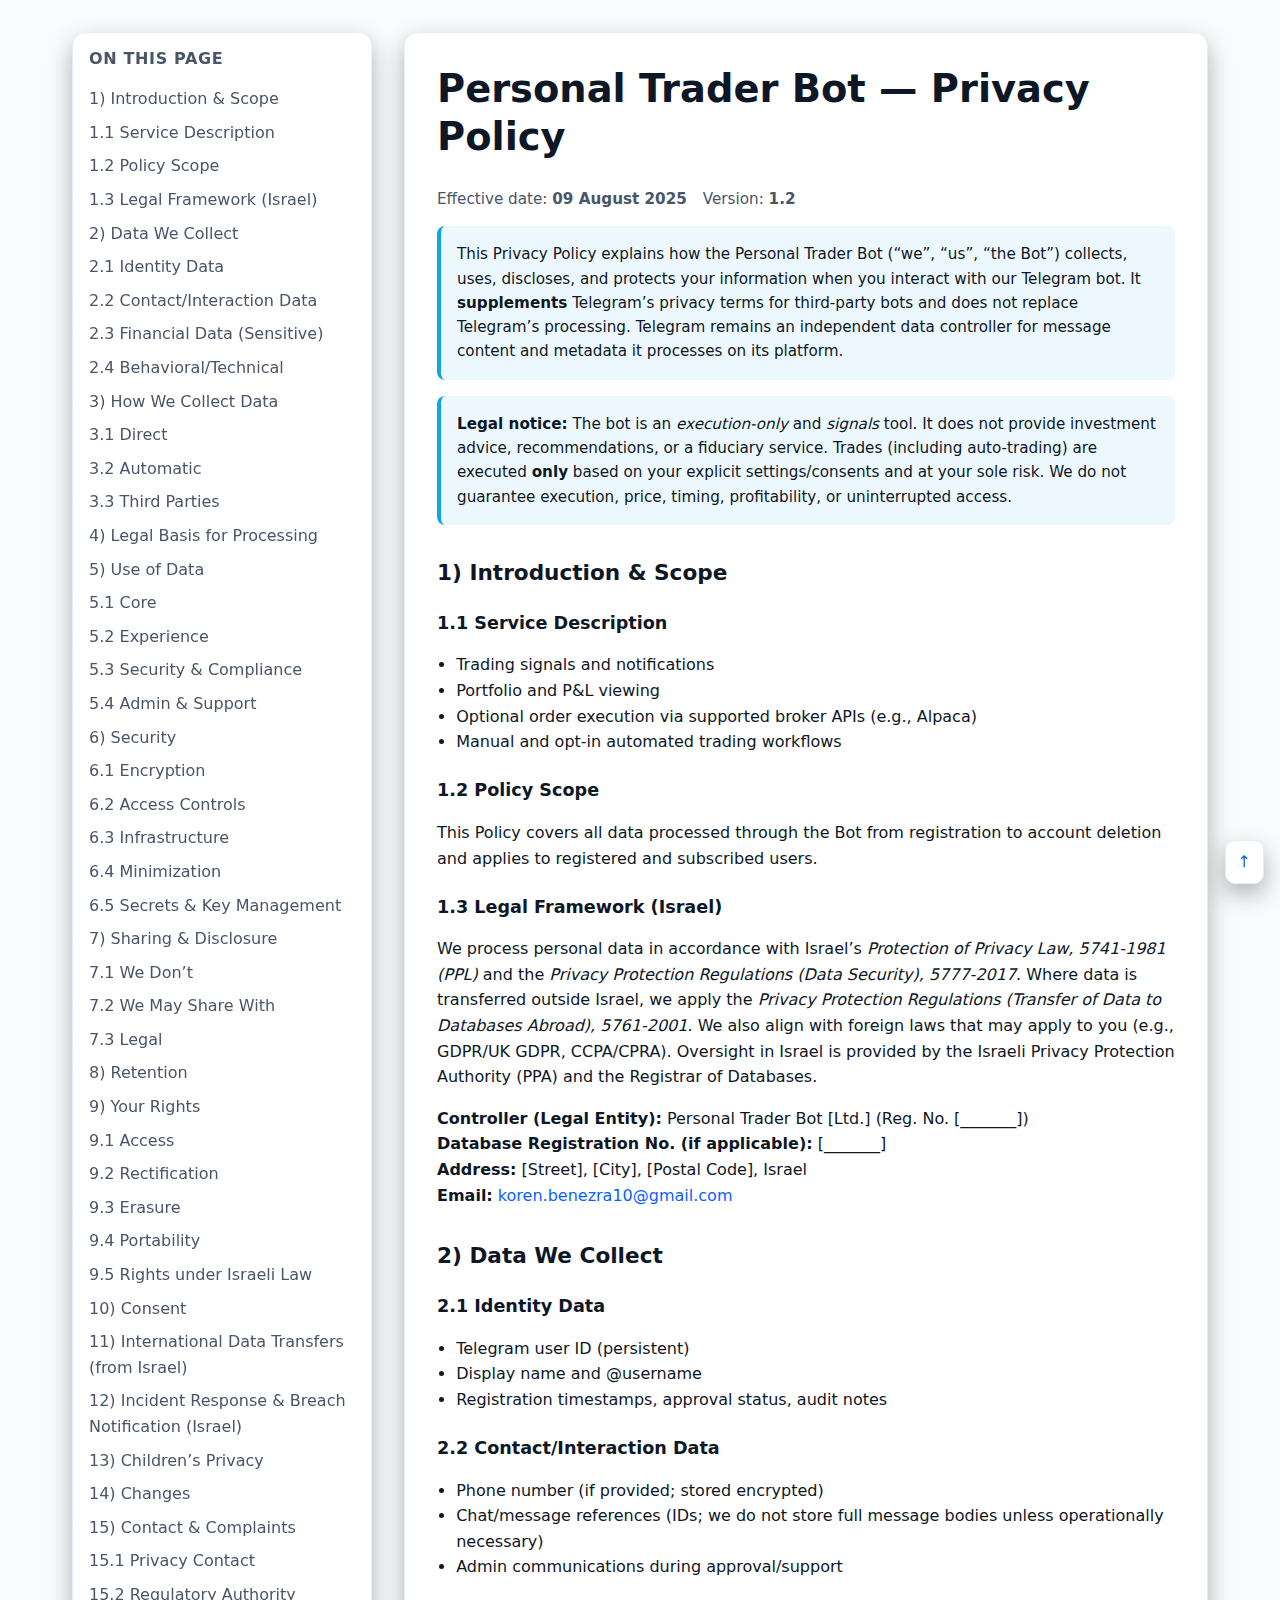
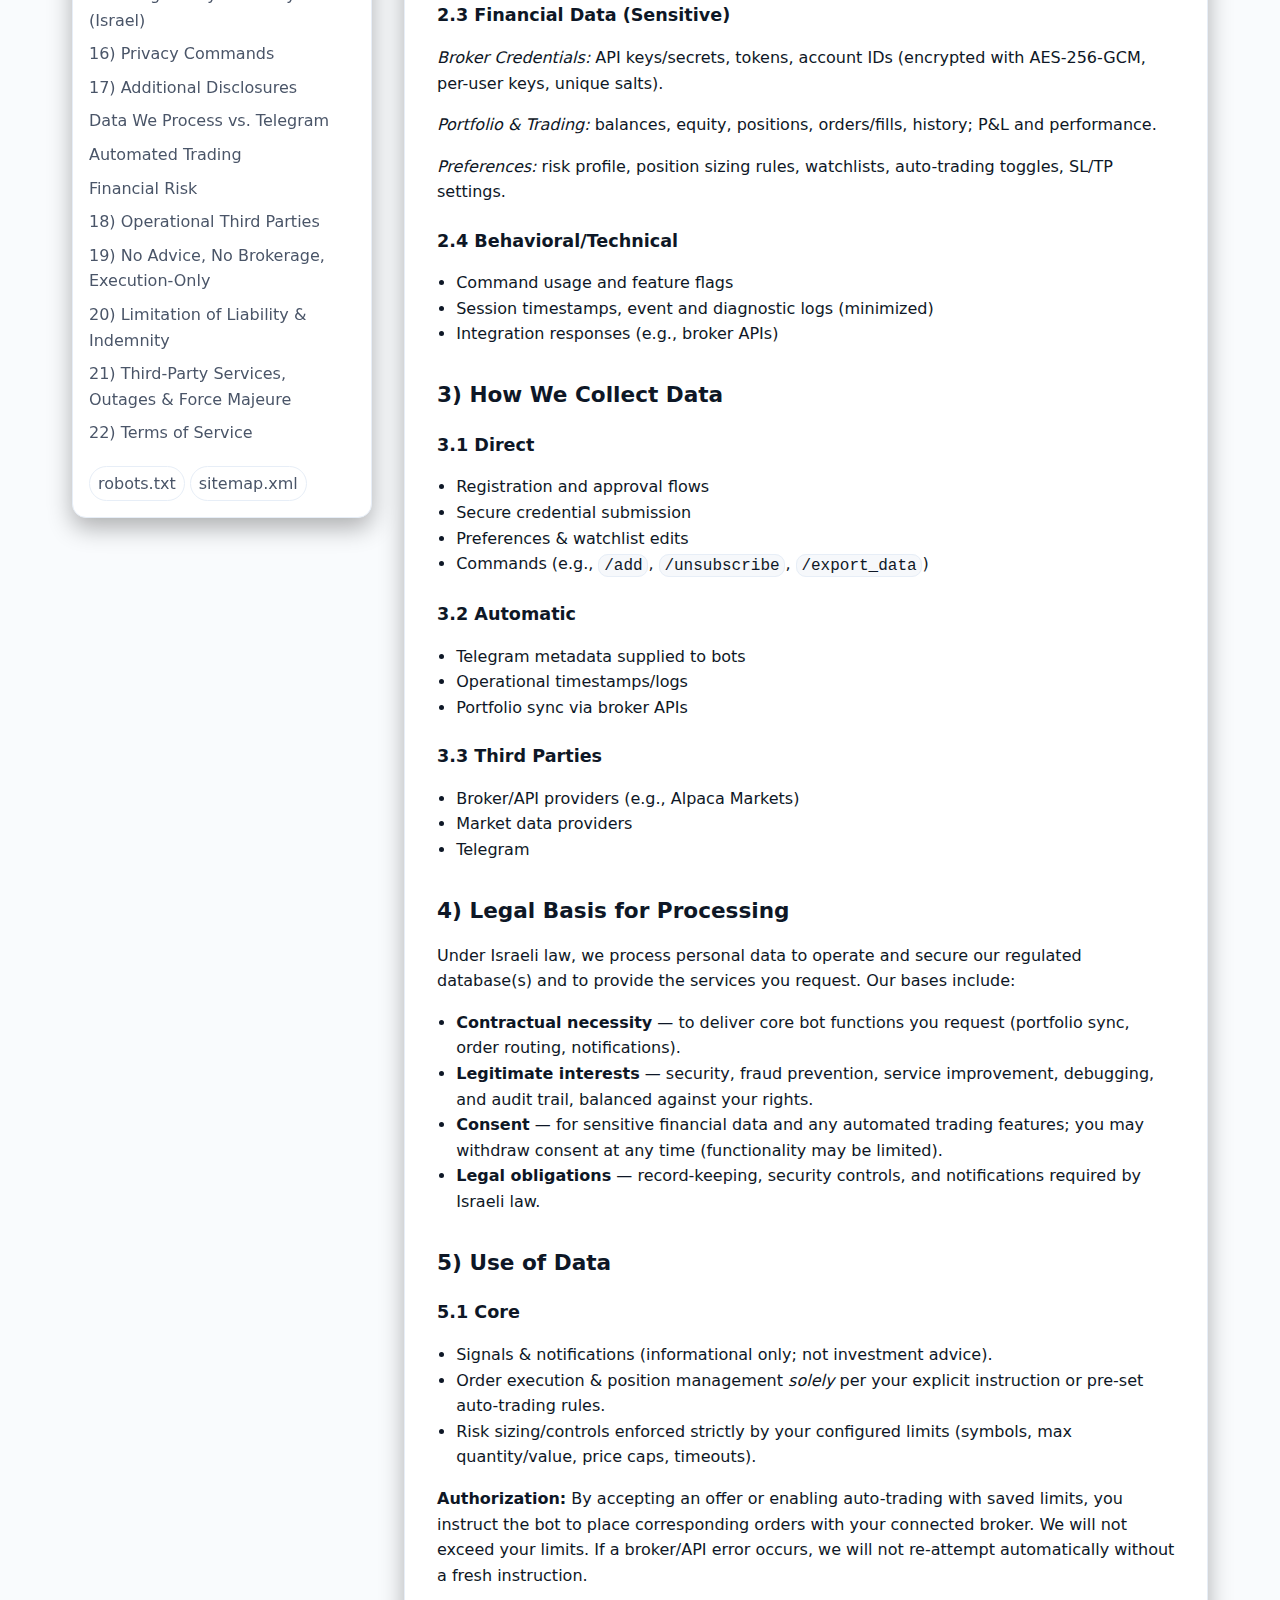
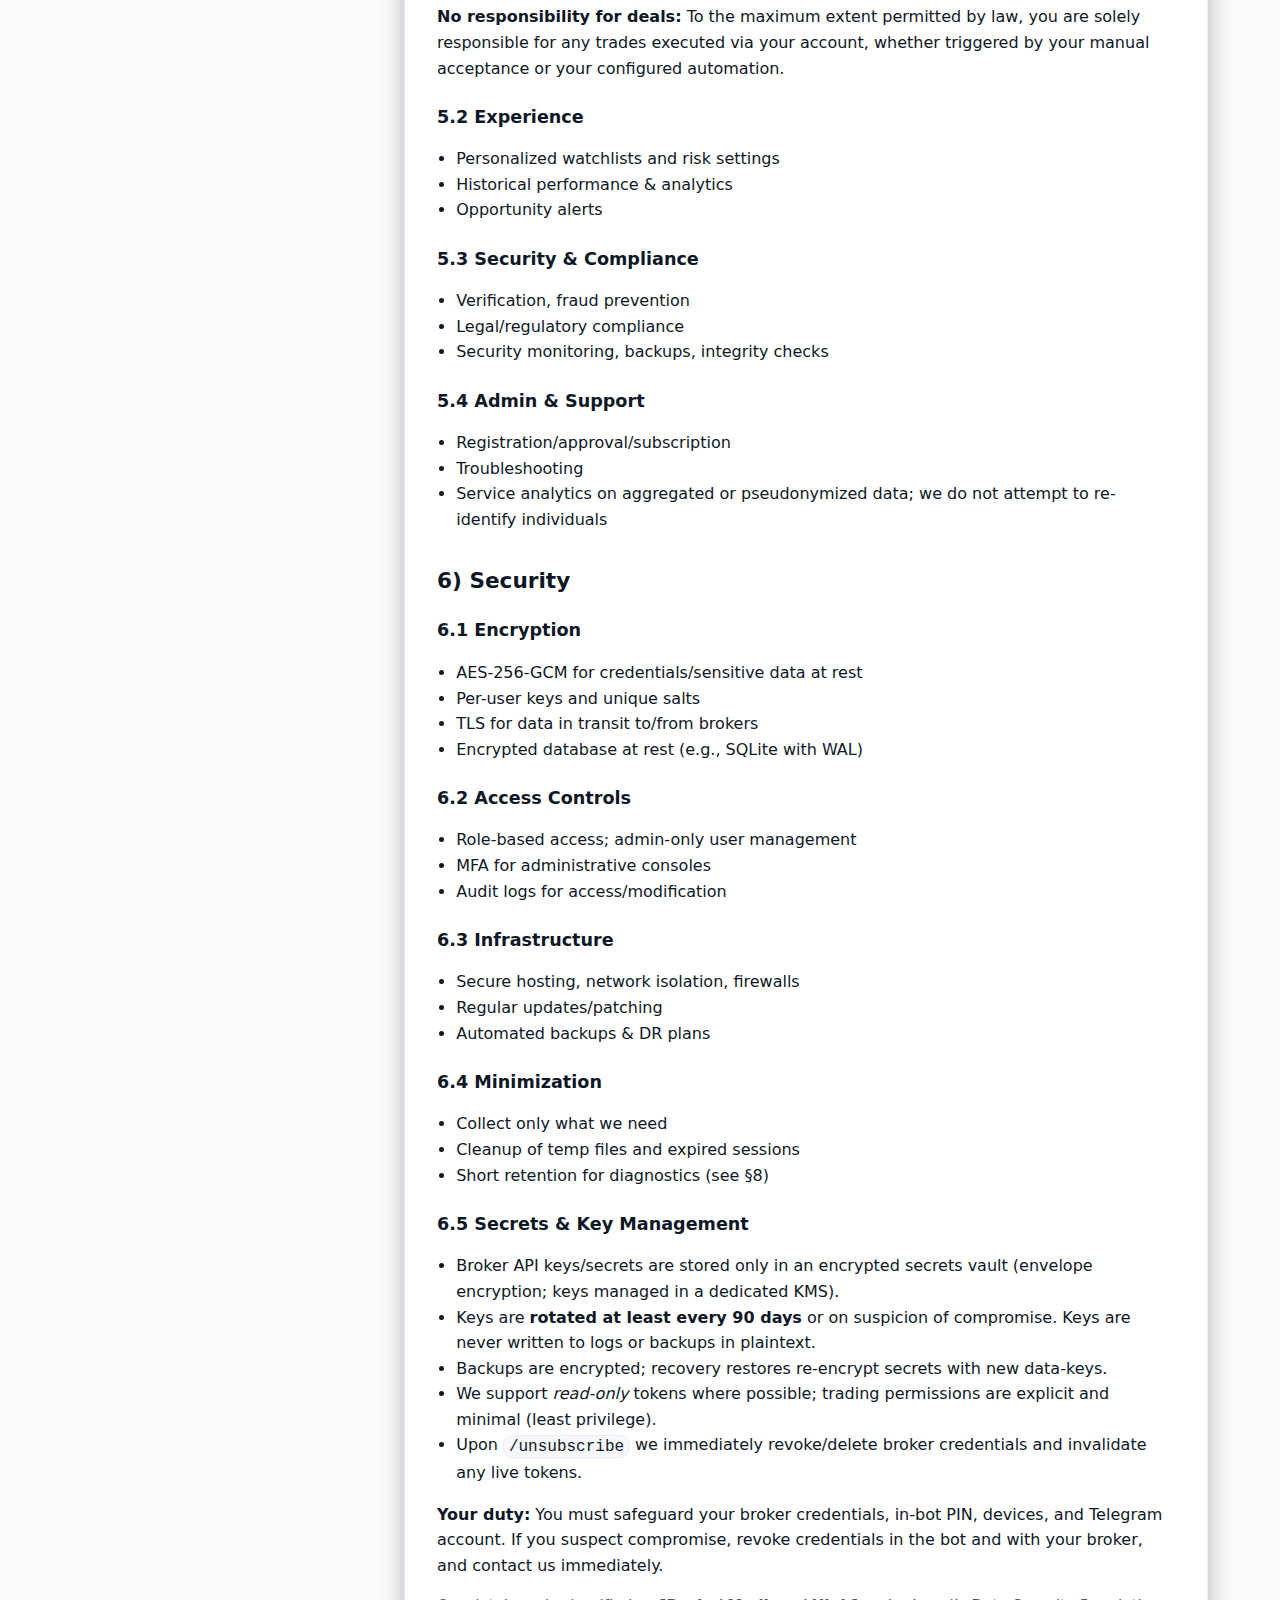
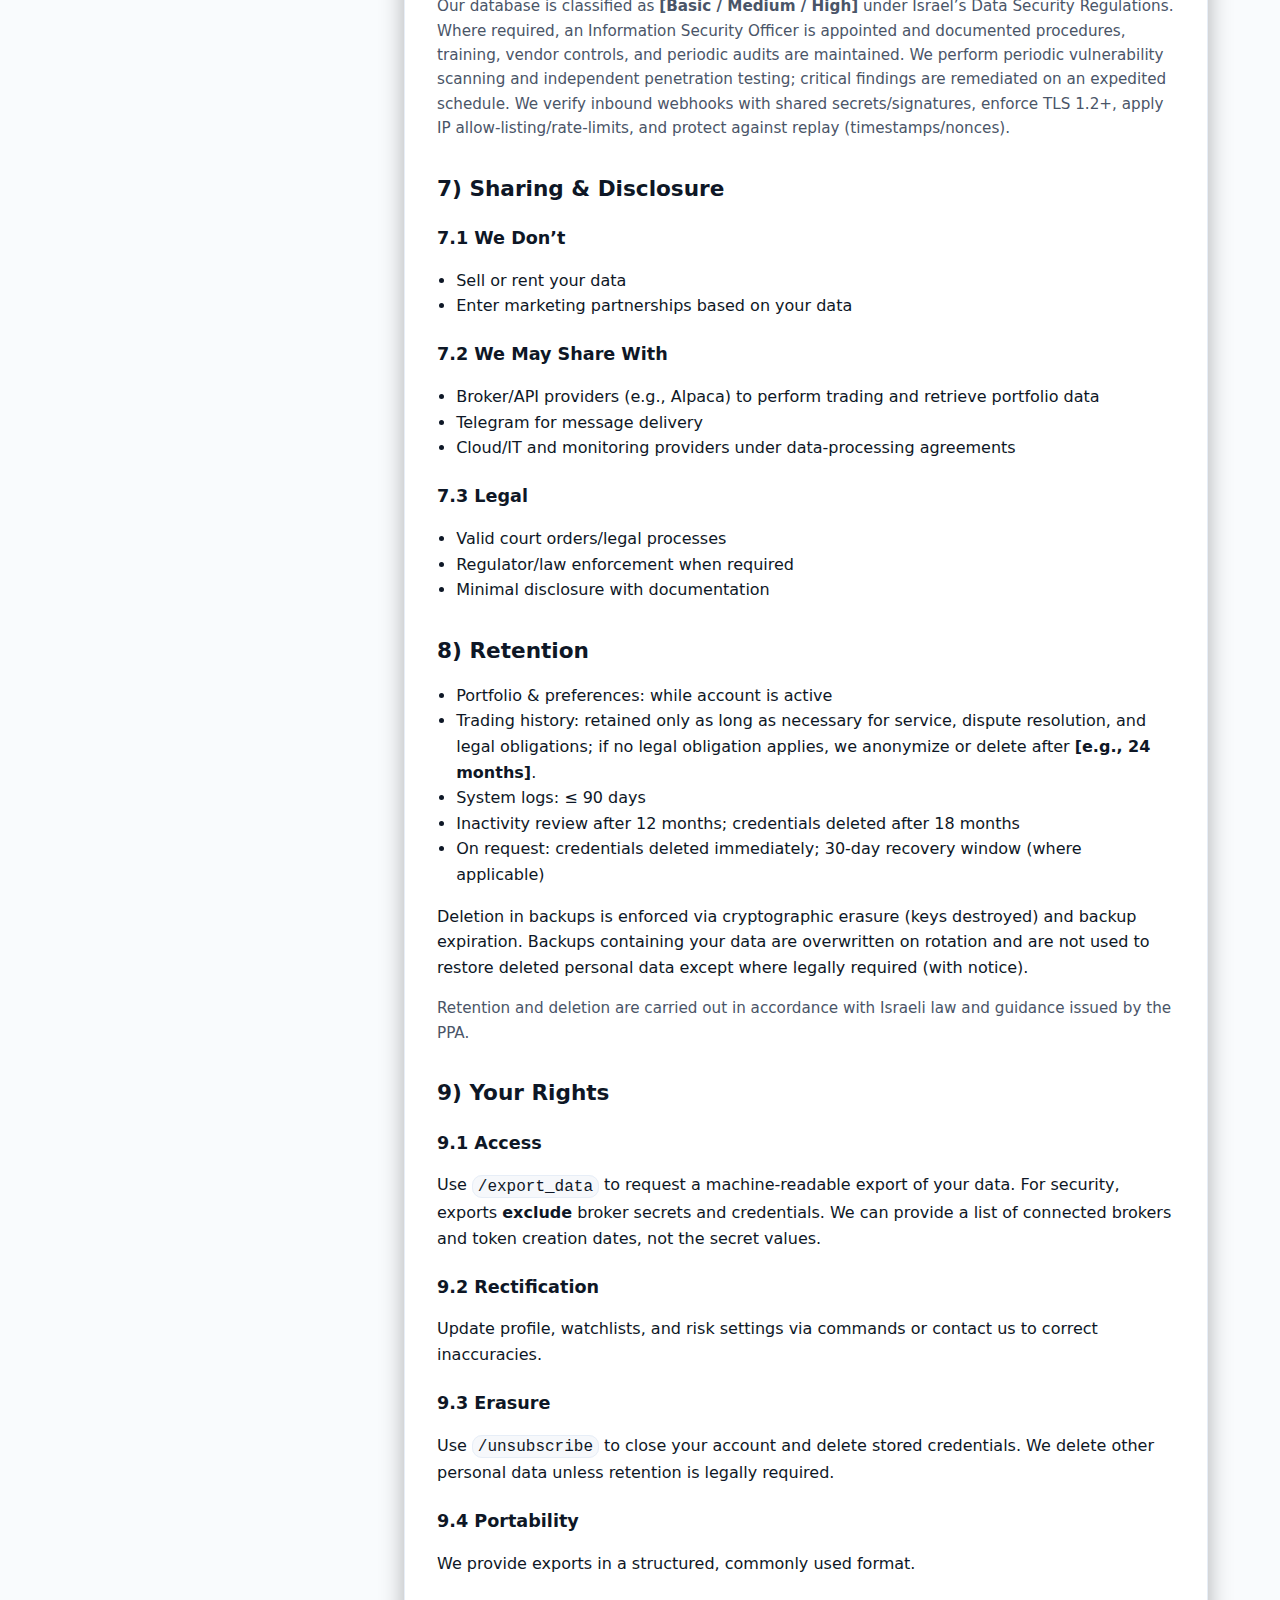
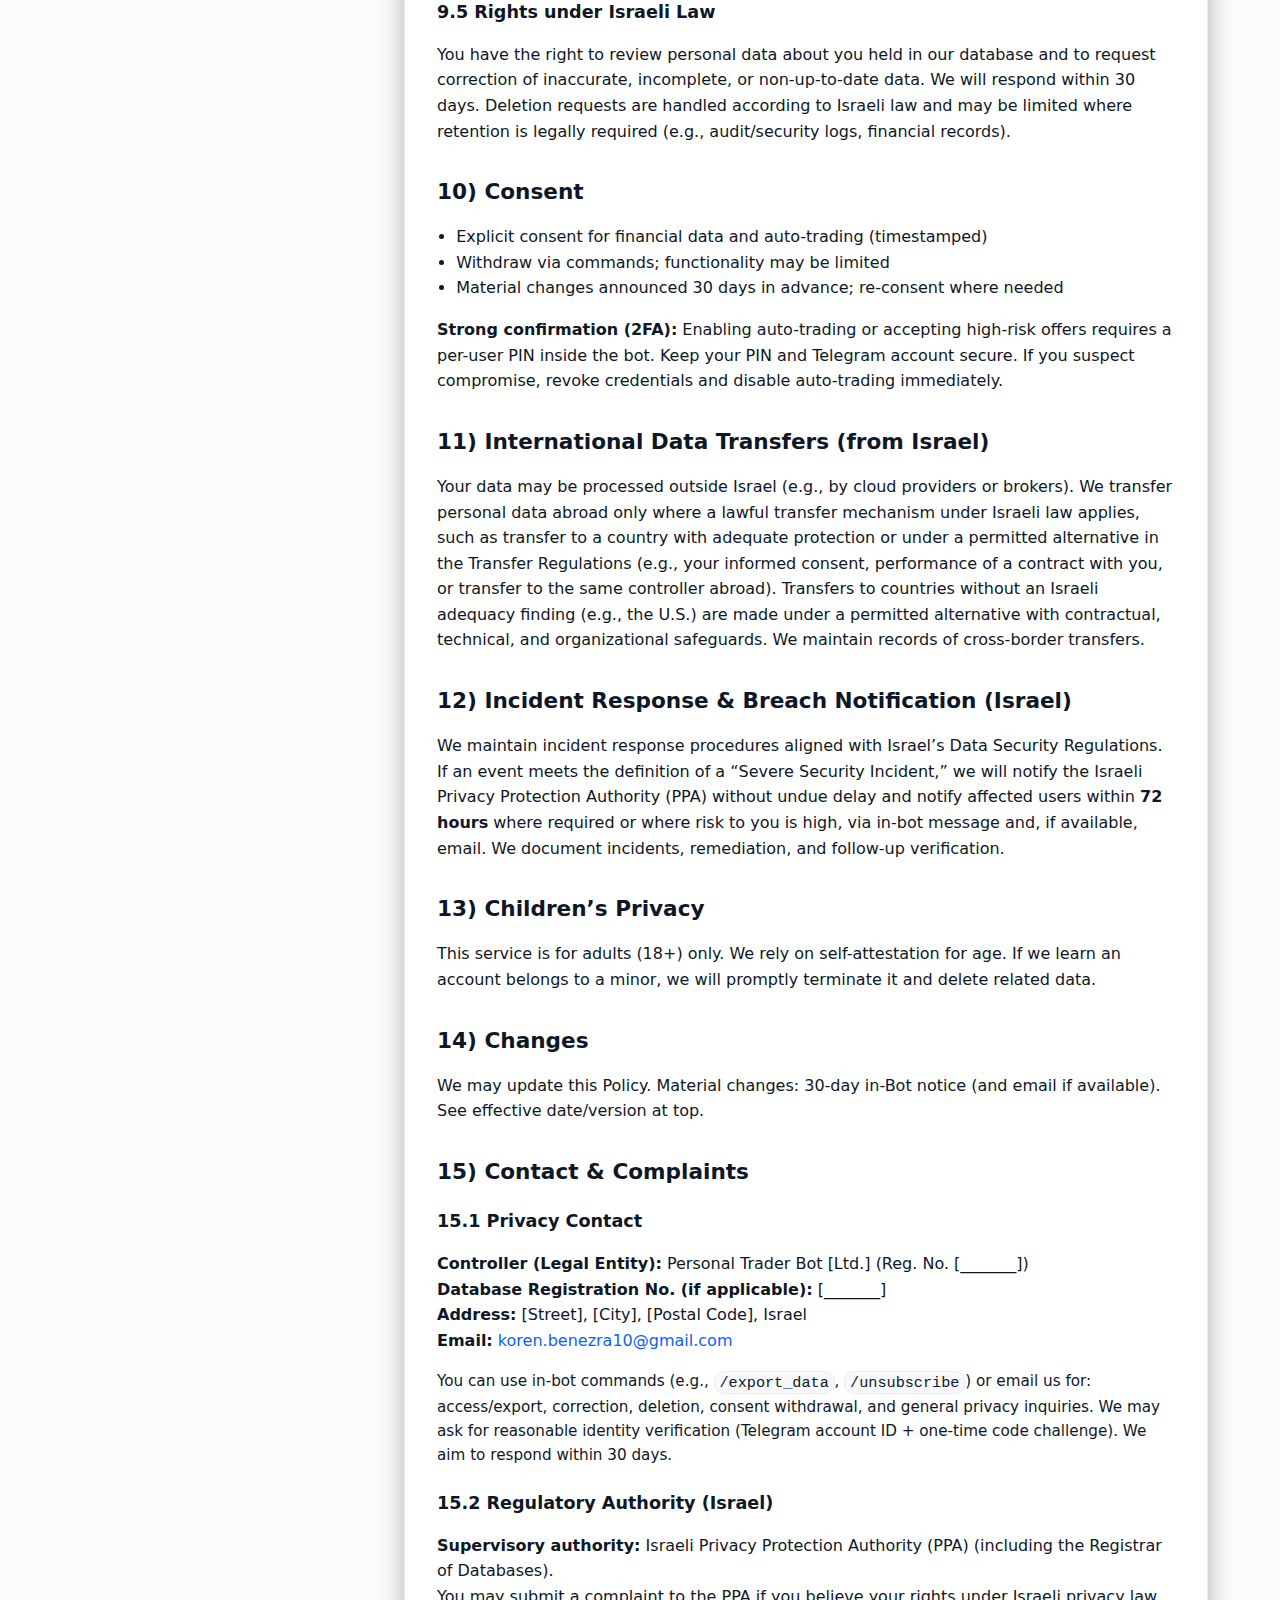
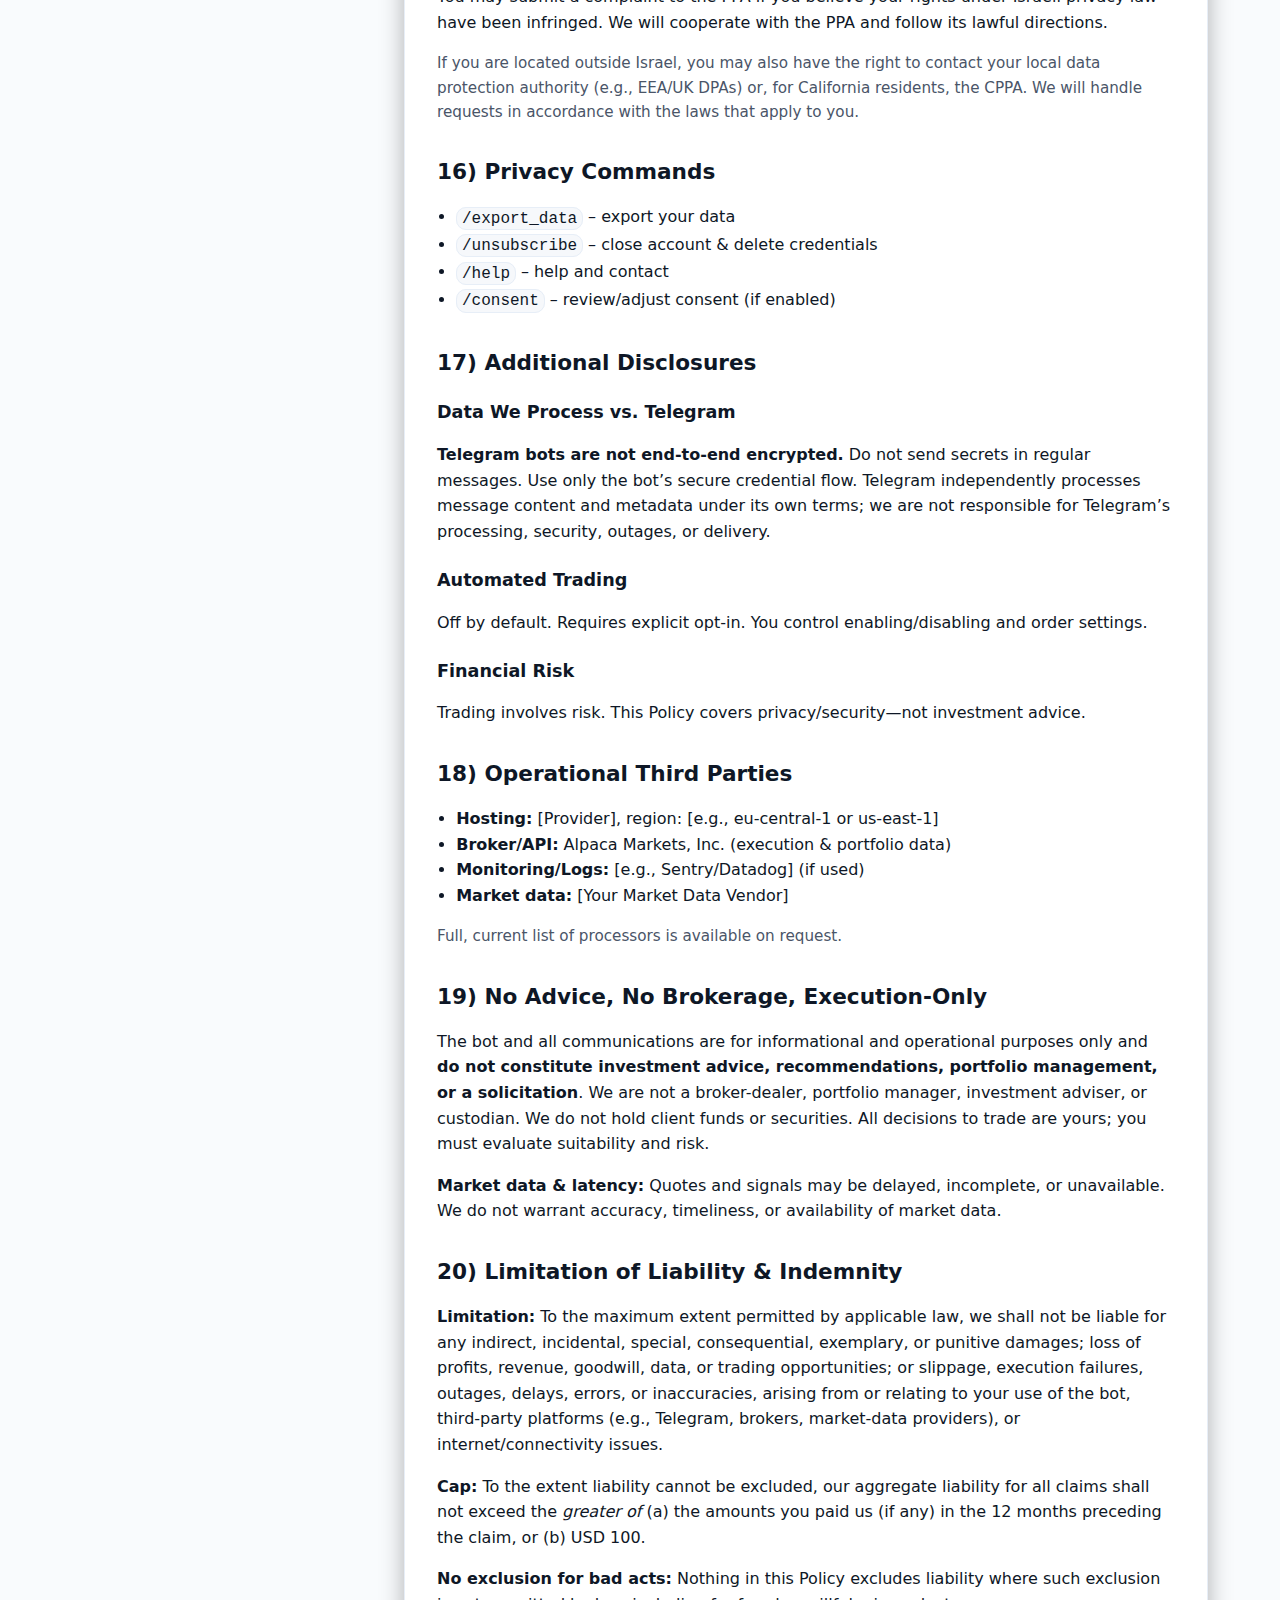
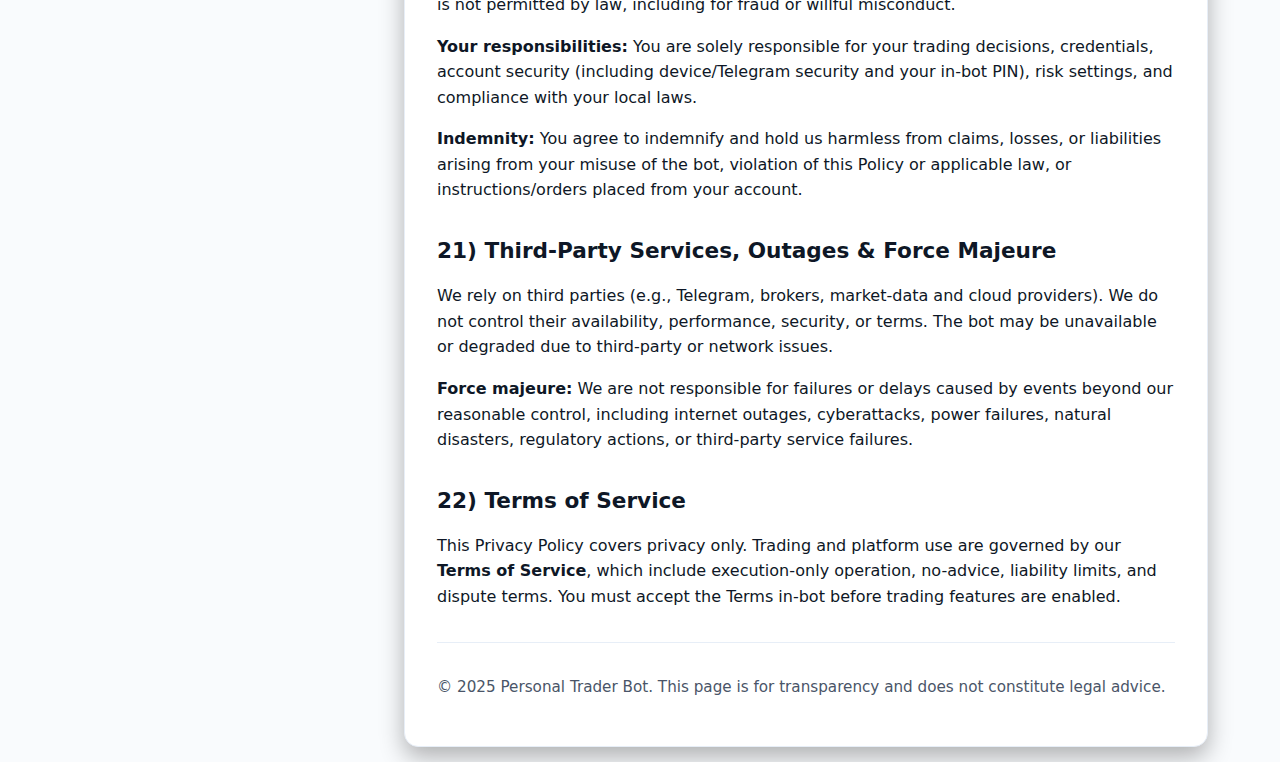
<file: index.html>
<!DOCTYPE html>
<html lang="en">
<head>
  <meta charset="utf-8">
  <meta name="viewport" content="width=device-width, initial-scale=1">

  <title>Personal Trader Bot — Privacy Policy</title>
  <meta name="description" content="Privacy Policy for the Personal Trader Bot: how we collect, use, and protect your data.">
  <meta name="robots" content="index,follow,max-image-preview:large">
  <meta name="theme-color" content="#0b0c10">
  <meta name="color-scheme" content="dark light">
  <meta name="referrer" content="no-referrer">

  <!-- Open Graph (no external URL; private hosting/repo) -->
  <meta property="og:type" content="website">
  <meta property="og:site_name" content="Personal Trader Bot">
  <meta property="og:title" content="Personal Trader Bot — Privacy Policy">
  <meta property="og:description" content="Privacy Policy for the Personal Trader Bot: how we collect, use, and protect your data.">
  <meta property="og:image" content="assets/og.png">

  <!-- Twitter Card (local image path) -->
  <meta name="twitter:card" content="summary_large_image">
  <meta name="twitter:title" content="Personal Trader Bot — Privacy Policy">
  <meta name="twitter:description" content="Privacy Policy for the Personal Trader Bot: how we collect, use, and protect your data.">
  <meta name="twitter:image" content="assets/og.png">

  <!-- Basic security (works via meta for static pages) -->
  <meta http-equiv="Content-Security-Policy" content="default-src 'self'; img-src 'self' data:; style-src 'self' 'unsafe-inline'; script-src 'self' 'unsafe-inline'; font-src 'self' data:; connect-src 'self'">

  <!-- Favicon -->
  <link rel="icon" href="data:image/svg+xml,<svg xmlns='http://www.w3.org/2000/svg' viewBox='0 0 128 128'><text y='1em' font-size='96'>🛡️</text></svg>">

  <!-- Optional extra styles if present -->
  <link rel="stylesheet" href="assets/style.css">

  <!-- Structured Data (no external URL fields) -->
  <script type="application/ld+json">
  {
    "@context": "https://schema.org",
    "@type": "WebPage",
    "name": "Personal Trader Bot — Privacy Policy",
    "description": "Privacy Policy for the Personal Trader Bot: how we collect, use, and protect your data.",
    "datePublished": "2025-08-09",
    "dateModified": "2025-08-09",
    "publisher": {
      "@type": "Organization",
      "name": "Personal Trader Bot",
      "email": "koren.benezra10@gmail.com"
    },
    "inLanguage": "en"
  }
  </script>

  <!-- Critical CSS subset for fast first paint -->
  <style>
    :root {
      --bg: #0b0c10;
      --panel: #12141a;
      --text: #e9edf1;
      --muted: #a8b3c7;
      --link: #6ea8fe;
      --border: #232631;
      --accent: #9bdbff;
      --code: #10131a;
      --shadow: 0 10px 25px rgba(0,0,0,.3);
    }
    @media (prefers-color-scheme: light) {
      :root {
        --bg: #f9fbfd; --panel: #ffffff; --text: #0e1726; --muted:#4a5568;
        --link:#0b5fff; --border:#e7eef7; --accent:#0ea5e9; --code:#f6f8fb;
      }
    }
    * { box-sizing: border-box; }
    html { scroll-behavior: smooth; }
    body {
      margin: 0; background: var(--bg); color: var(--text);
      font: 16px/1.6 system-ui, -apple-system, Segoe UI, Roboto, Ubuntu, Cantarell, Noto Sans, Arial, "Apple Color Emoji","Segoe UI Emoji";
    }
    .wrap { display: grid; grid-template-columns: 300px 1fr; gap: 2rem; max-width: 1200px; margin: 0 auto; padding: 2rem; }
    aside { position: sticky; top: 1rem; align-self: start; background: var(--panel); border:1px solid var(--border); border-radius: 14px; padding:1rem; box-shadow: var(--shadow); }
    main { background: var(--panel); border:1px solid var(--border); border-radius: 14px; padding:2rem; box-shadow: var(--shadow); }
    h1,h2,h3 { line-height:1.25; }
    h1 { font-size: clamp(1.8rem, 2vw + 1rem, 2.4rem); margin-top:0; }
    h2 { margin-top:2.2rem; font-size:1.35rem; }
    h3 { margin-top:1.6rem; font-size:1.1rem; }
    p, li { color: var(--text); }
    .muted { color: var(--muted); }
    a { color: var(--link); text-decoration: none; }
    a:hover { text-decoration: underline; }
    code, pre { background: var(--code); border:1px solid var(--border); border-radius:10px; }
    code { padding:.1rem .3rem; }
    pre { padding:1rem; overflow:auto; }
    .toc h2 { margin-top:0; font-size:1rem; letter-spacing:.04em; text-transform:uppercase; color:var(--muted); }
    .toc nav a { display:block; padding:.25rem 0; color: var(--muted); }
    .toc nav a.active { color: var(--text); font-weight: 600; }
    .meta { display:flex; gap:1rem; flex-wrap:wrap; color:var(--muted); font-size:.95rem; }
    .badge { display:inline-block; border:1px solid var(--border); background:transparent; padding:.25rem .5rem; border-radius:999px; color:var(--muted); }
    .callout { border-left:4px solid var(--accent); padding:1rem; background: color-mix(in oklab, var(--accent) 8%, transparent); border-radius:8px; }
    footer { max-width:1200px; margin:2rem auto; padding:0 2rem 2rem; color:var(--muted); }
    hr { border:none; border-top:1px solid var(--border); margin:2rem 0; }
    .small { font-size:.95rem; }
    ol, ul { padding-left: 1.2rem; }
    .toplink { position: fixed; right: 1rem; bottom: 1rem; background: var(--panel); border:1px solid var(--border); padding:.5rem .75rem; border-radius: 10px; box-shadow: var(--shadow); }
    @media (max-width: 900px) { .wrap { grid-template-columns: 1fr; } aside { position: static; order: -1; } }
  </style>

  <!-- TOC script (external local asset) -->
  <script defer src="assets/script.js"></script>
</head>
<body>
  <a class="toplink" href="#top" aria-label="Back to top">↑</a>
  <div class="wrap" id="top">
    <aside class="toc">
      <h2>On this page</h2>
      <nav id="toc"></nav>
      <div style="margin-top:1rem">
        <a class="badge" href="robots.txt">robots.txt</a>
        <a class="badge" href="sitemap.xml">sitemap.xml</a>
      </div>
    </aside>

    <main>
      <header>
        <h1>Personal Trader Bot — Privacy Policy</h1>
        <div class="meta">
          <span>Effective date: <strong>09 August 2025</strong></span>
          <span>Version: <strong>1.2</strong></span>
        </div>
        <p class="callout small">
          This Privacy Policy explains how the Personal Trader Bot (“we”, “us”, “the Bot”) collects, uses, discloses, and protects your information when you interact with our Telegram bot. It <strong>supplements</strong> Telegram’s privacy terms for third-party bots and does not replace Telegram’s processing. Telegram remains an independent data controller for message content and metadata it processes on its platform.
        </p>
        <p class="callout small" style="margin-top:1rem">
          <strong>Legal notice:</strong> The bot is an <em>execution-only</em> and <em>signals</em> tool. It does not provide investment advice, recommendations, or a fiduciary service. Trades (including auto-trading) are executed <strong>only</strong> based on your explicit settings/consents and at your sole risk. We do not guarantee execution, price, timing, profitability, or uninterrupted access.
        </p>
      </header>

      <section>
        <h2>1) Introduction &amp; Scope</h2>

        <h3>1.1 Service Description</h3>
        <ul>
          <li>Trading signals and notifications</li>
          <li>Portfolio and P&amp;L viewing</li>
          <li>Optional order execution via supported broker APIs (e.g., Alpaca)</li>
          <li>Manual and opt-in automated trading workflows</li>
        </ul>

        <h3>1.2 Policy Scope</h3>
        <p>This Policy covers all data processed through the Bot from registration to account deletion and applies to registered and subscribed users.</p>

        <h3>1.3 Legal Framework (Israel)</h3>
        <p>We process personal data in accordance with Israel’s <em>Protection of Privacy Law, 5741-1981 (PPL)</em> and the <em>Privacy Protection Regulations (Data Security), 5777-2017</em>. Where data is transferred outside Israel, we apply the <em>Privacy Protection Regulations (Transfer of Data to Databases Abroad), 5761-2001</em>. We also align with foreign laws that may apply to you (e.g., GDPR/UK GDPR, CCPA/CPRA). Oversight in Israel is provided by the Israeli Privacy Protection Authority (PPA) and the Registrar of Databases.</p>

        <p><strong>Controller (Legal Entity):</strong> Personal Trader Bot [Ltd.] (Reg. No. [_______])<br>
        <strong>Database Registration No. (if applicable):</strong> [_______]<br>
        <strong>Address:</strong> [Street], [City], [Postal Code], Israel<br>
        <strong>Email:</strong> <a href="mailto:koren.benezra10@gmail.com">koren.benezra10@gmail.com</a></p>
      </section>

      <section>
        <h2>2) Data We Collect</h2>

        <h3>2.1 Identity Data</h3>
        <ul>
          <li>Telegram user ID (persistent)</li>
          <li>Display name and @username</li>
          <li>Registration timestamps, approval status, audit notes</li>
        </ul>

        <h3>2.2 Contact/Interaction Data</h3>
        <ul>
          <li>Phone number (if provided; stored encrypted)</li>
          <li>Chat/message references (IDs; we do not store full message bodies unless operationally necessary)</li>
          <li>Admin communications during approval/support</li>
        </ul>

        <h3>2.3 Financial Data (Sensitive)</h3>
        <p><em>Broker Credentials:</em> API keys/secrets, tokens, account IDs (encrypted with AES-256-GCM, per-user keys, unique salts).</p>
        <p><em>Portfolio &amp; Trading:</em> balances, equity, positions, orders/fills, history; P&amp;L and performance.</p>
        <p><em>Preferences:</em> risk profile, position sizing rules, watchlists, auto-trading toggles, SL/TP settings.</p>

        <h3>2.4 Behavioral/Technical</h3>
        <ul>
          <li>Command usage and feature flags</li>
          <li>Session timestamps, event and diagnostic logs (minimized)</li>
          <li>Integration responses (e.g., broker APIs)</li>
        </ul>
      </section>

      <section>
        <h2>3) How We Collect Data</h2>

        <h3>3.1 Direct</h3>
        <ul>
          <li>Registration and approval flows</li>
          <li>Secure credential submission</li>
          <li>Preferences &amp; watchlist edits</li>
          <li>Commands (e.g., <code>/add</code>, <code>/unsubscribe</code>, <code>/export_data</code>)</li>
        </ul>

        <h3>3.2 Automatic</h3>
        <ul>
          <li>Telegram metadata supplied to bots</li>
          <li>Operational timestamps/logs</li>
          <li>Portfolio sync via broker APIs</li>
        </ul>

        <h3>3.3 Third Parties</h3>
        <ul>
          <li>Broker/API providers (e.g., Alpaca Markets)</li>
          <li>Market data providers</li>
          <li>Telegram</li>
        </ul>
      </section>

      <section>
        <h2>4) Legal Basis for Processing</h2>
        <p>Under Israeli law, we process personal data to operate and secure our regulated database(s) and to provide the services you request. Our bases include:</p>
        <ul>
          <li><strong>Contractual necessity</strong> — to deliver core bot functions you request (portfolio sync, order routing, notifications).</li>
          <li><strong>Legitimate interests</strong> — security, fraud prevention, service improvement, debugging, and audit trail, balanced against your rights.</li>
          <li><strong>Consent</strong> — for sensitive financial data and any automated trading features; you may withdraw consent at any time (functionality may be limited).</li>
          <li><strong>Legal obligations</strong> — record-keeping, security controls, and notifications required by Israeli law.</li>
        </ul>
      </section>

      <section>
        <h2>5) Use of Data</h2>

        <h3>5.1 Core</h3>
        <ul>
          <li>Signals &amp; notifications (informational only; not investment advice).</li>
          <li>Order execution &amp; position management <em>solely</em> per your explicit instruction or pre-set auto-trading rules.</li>
          <li>Risk sizing/controls enforced strictly by your configured limits (symbols, max quantity/value, price caps, timeouts).</li>
        </ul>
        <p><strong>Authorization:</strong> By accepting an offer or enabling auto-trading with saved limits, you instruct the bot to place corresponding orders with your connected broker. We will not exceed your limits. If a broker/API error occurs, we will not re-attempt automatically without a fresh instruction.</p>
        <p><strong>No responsibility for deals:</strong> To the maximum extent permitted by law, you are solely responsible for any trades executed via your account, whether triggered by your manual acceptance or your configured automation.</p>

        <h3>5.2 Experience</h3>
        <ul>
          <li>Personalized watchlists and risk settings</li>
          <li>Historical performance &amp; analytics</li>
          <li>Opportunity alerts</li>
        </ul>

        <h3>5.3 Security &amp; Compliance</h3>
        <ul>
          <li>Verification, fraud prevention</li>
          <li>Legal/regulatory compliance</li>
          <li>Security monitoring, backups, integrity checks</li>
        </ul>

        <h3>5.4 Admin &amp; Support</h3>
        <ul>
          <li>Registration/approval/subscription</li>
          <li>Troubleshooting</li>
          <li>Service analytics on aggregated or pseudonymized data; we do not attempt to re-identify individuals</li>
        </ul>
      </section>

      <section>
        <h2>6) Security</h2>

        <h3>6.1 Encryption</h3>
        <ul>
          <li>AES-256-GCM for credentials/sensitive data at rest</li>
          <li>Per-user keys and unique salts</li>
          <li>TLS for data in transit to/from brokers</li>
          <li>Encrypted database at rest (e.g., SQLite with WAL)</li>
        </ul>

        <h3>6.2 Access Controls</h3>
        <ul>
          <li>Role-based access; admin-only user management</li>
          <li>MFA for administrative consoles</li>
          <li>Audit logs for access/modification</li>
        </ul>

        <h3>6.3 Infrastructure</h3>
        <ul>
          <li>Secure hosting, network isolation, firewalls</li>
          <li>Regular updates/patching</li>
          <li>Automated backups &amp; DR plans</li>
        </ul>

        <h3>6.4 Minimization</h3>
        <ul>
          <li>Collect only what we need</li>
          <li>Cleanup of temp files and expired sessions</li>
          <li>Short retention for diagnostics (see §8)</li>
        </ul>

        <h3>6.5 Secrets &amp; Key Management</h3>
        <ul>
          <li>Broker API keys/secrets are stored only in an encrypted secrets vault (envelope encryption; keys managed in a dedicated KMS).</li>
          <li>Keys are <strong>rotated at least every 90 days</strong> or on suspicion of compromise. Keys are never written to logs or backups in plaintext.</li>
          <li>Backups are encrypted; recovery restores re-encrypt secrets with new data-keys.</li>
          <li>We support <em>read-only</em> tokens where possible; trading permissions are explicit and minimal (least privilege).</li>
          <li>Upon <code>/unsubscribe</code> we immediately revoke/delete broker credentials and invalidate any live tokens.</li>
        </ul>
        <p><strong>Your duty:</strong> You must safeguard your broker credentials, in-bot PIN, devices, and Telegram account. If you suspect compromise, revoke credentials in the bot and with your broker, and contact us immediately.</p>

        <p class="small muted">Our database is classified as <strong>[Basic / Medium / High]</strong> under Israel’s Data Security Regulations. Where required, an Information Security Officer is appointed and documented procedures, training, vendor controls, and periodic audits are maintained. We perform periodic vulnerability scanning and independent penetration testing; critical findings are remediated on an expedited schedule. We verify inbound webhooks with shared secrets/signatures, enforce TLS 1.2+, apply IP allow-listing/rate-limits, and protect against replay (timestamps/nonces).</p>
      </section>

      <section>
        <h2>7) Sharing &amp; Disclosure</h2>

        <h3>7.1 We Don’t</h3>
        <ul>
          <li>Sell or rent your data</li>
          <li>Enter marketing partnerships based on your data</li>
        </ul>

        <h3>7.2 We May Share With</h3>
        <ul>
          <li>Broker/API providers (e.g., Alpaca) to perform trading and retrieve portfolio data</li>
          <li>Telegram for message delivery</li>
          <li>Cloud/IT and monitoring providers under data-processing agreements</li>
        </ul>

        <h3>7.3 Legal</h3>
        <ul>
          <li>Valid court orders/legal processes</li>
          <li>Regulator/law enforcement when required</li>
          <li>Minimal disclosure with documentation</li>
        </ul>
      </section>

      <section>
        <h2>8) Retention</h2>
        <ul>
          <li>Portfolio &amp; preferences: while account is active</li>
          <li>Trading history: retained only as long as necessary for service, dispute resolution, and legal obligations; if no legal obligation applies, we anonymize or delete after <strong>[e.g., 24 months]</strong>.</li>
          <li>System logs: ≤ 90 days</li>
          <li>Inactivity review after 12 months; credentials deleted after 18 months</li>
          <li>On request: credentials deleted immediately; 30-day recovery window (where applicable)</li>
        </ul>
        <p>Deletion in backups is enforced via cryptographic erasure (keys destroyed) and backup expiration. Backups containing your data are overwritten on rotation and are not used to restore deleted personal data except where legally required (with notice).</p>
        <p class="small muted">Retention and deletion are carried out in accordance with Israeli law and guidance issued by the PPA.</p>
      </section>

      <section>
        <h2>9) Your Rights</h2>

        <h3>9.1 Access</h3>
        <p>Use <code>/export_data</code> to request a machine-readable export of your data. For security, exports <strong>exclude</strong> broker secrets and credentials. We can provide a list of connected brokers and token creation dates, not the secret values.</p>

        <h3>9.2 Rectification</h3>
        <p>Update profile, watchlists, and risk settings via commands or contact us to correct inaccuracies.</p>

        <h3>9.3 Erasure</h3>
        <p>Use <code>/unsubscribe</code> to close your account and delete stored credentials. We delete other personal data unless retention is legally required.</p>

        <h3>9.4 Portability</h3>
        <p>We provide exports in a structured, commonly used format.</p>

        <h3>9.5 Rights under Israeli Law</h3>
        <p>You have the right to review personal data about you held in our database and to request correction of inaccurate, incomplete, or non-up-to-date data. We will respond within 30 days. Deletion requests are handled according to Israeli law and may be limited where retention is legally required (e.g., audit/security logs, financial records).</p>
      </section>

      <section>
        <h2>10) Consent</h2>
        <ul>
          <li>Explicit consent for financial data and auto-trading (timestamped)</li>
          <li>Withdraw via commands; functionality may be limited</li>
          <li>Material changes announced 30 days in advance; re-consent where needed</li>
        </ul>
        <p><strong>Strong confirmation (2FA):</strong> Enabling auto-trading or accepting high-risk offers requires a per-user PIN inside the bot. Keep your PIN and Telegram account secure. If you suspect compromise, revoke credentials and disable auto-trading immediately.</p>
      </section>

      <section>
        <h2>11) International Data Transfers (from Israel)</h2>
        <p>Your data may be processed outside Israel (e.g., by cloud providers or brokers). We transfer personal data abroad only where a lawful transfer mechanism under Israeli law applies, such as transfer to a country with adequate protection or under a permitted alternative in the Transfer Regulations (e.g., your informed consent, performance of a contract with you, or transfer to the same controller abroad). Transfers to countries without an Israeli adequacy finding (e.g., the U.S.) are made under a permitted alternative with contractual, technical, and organizational safeguards. We maintain records of cross-border transfers.</p>
      </section>

      <section>
        <h2>12) Incident Response &amp; Breach Notification (Israel)</h2>
        <p>We maintain incident response procedures aligned with Israel’s Data Security Regulations. If an event meets the definition of a “Severe Security Incident,” we will notify the Israeli Privacy Protection Authority (PPA) without undue delay and notify affected users within <strong>72 hours</strong> where required or where risk to you is high, via in-bot message and, if available, email. We document incidents, remediation, and follow-up verification.</p>
      </section>

      <section>
        <h2>13) Children’s Privacy</h2>
        <p>This service is for adults (18+) only. We rely on self-attestation for age. If we learn an account belongs to a minor, we will promptly terminate it and delete related data.</p>
      </section>

      <section>
        <h2>14) Changes</h2>
        <p>We may update this Policy. Material changes: 30-day in-Bot notice (and email if available). See effective date/version at top.</p>
      </section>

      <section>
        <h2>15) Contact &amp; Complaints</h2>

        <h3>15.1 Privacy Contact</h3>
        <p>
          <strong>Controller (Legal Entity):</strong> Personal Trader Bot [Ltd.] (Reg. No. [_______])<br>
          <strong>Database Registration No. (if applicable):</strong> [_______]<br>
          <strong>Address:</strong> [Street], [City], [Postal Code], Israel<br>
          <strong>Email:</strong> <a href="mailto:koren.benezra10@gmail.com">koren.benezra10@gmail.com</a>
        </p>
        <p class="small">
          You can use in-bot commands (e.g., <code>/export_data</code>, <code>/unsubscribe</code>) or email us for:
          access/export, correction, deletion, consent withdrawal, and general privacy inquiries. We may ask for
          reasonable identity verification (Telegram account ID + one-time code challenge). We aim to respond within 30 days.
        </p>

        <h3>15.2 Regulatory Authority (Israel)</h3>
        <p>
          <strong>Supervisory authority:</strong> Israeli Privacy Protection Authority (PPA) (including the Registrar of Databases).<br>
          You may submit a complaint to the PPA if you believe your rights under Israeli privacy law have been infringed.
          We will cooperate with the PPA and follow its lawful directions.
        </p>

        <p class="small muted">
          If you are located outside Israel, you may also have the right to contact your local data protection authority
          (e.g., EEA/UK DPAs) or, for California residents, the CPPA. We will handle requests in accordance with the laws
          that apply to you.
        </p>
      </section>

      <section>
        <h2>16) Privacy Commands</h2>
        <ul>
          <li><code>/export_data</code> – export your data</li>
          <li><code>/unsubscribe</code> – close account &amp; delete credentials</li>
          <li><code>/help</code> – help and contact</li>
          <li><code>/consent</code> – review/adjust consent (if enabled)</li>
        </ul>
      </section>

      <section>
        <h2>17) Additional Disclosures</h2>

        <h3>Data We Process vs. Telegram</h3>
        <p><strong>Telegram bots are not end-to-end encrypted.</strong> Do not send secrets in regular messages. Use only the bot’s secure credential flow. Telegram independently processes message content and metadata under its own terms; we are not responsible for Telegram’s processing, security, outages, or delivery.</p>

        <h3>Automated Trading</h3>
        <p>Off by default. Requires explicit opt-in. You control enabling/disabling and order settings.</p>

        <h3>Financial Risk</h3>
        <p>Trading involves risk. This Policy covers privacy/security—not investment advice.</p>
      </section>

      <section>
        <h2>18) Operational Third Parties</h2>
        <ul>
          <li><strong>Hosting:</strong> [Provider], region: [e.g., eu-central-1 or us-east-1]</li>
          <li><strong>Broker/API:</strong> Alpaca Markets, Inc. (execution &amp; portfolio data)</li>
          <li><strong>Monitoring/Logs:</strong> [e.g., Sentry/Datadog] (if used)</li>
          <li><strong>Market data:</strong> [Your Market Data Vendor]</li>
        </ul>
        <p class="small muted">Full, current list of processors is available on request.</p>
      </section>

      <section>
        <h2>19) No Advice, No Brokerage, Execution-Only</h2>
        <p>The bot and all communications are for informational and operational purposes only and <strong>do not constitute investment advice, recommendations, portfolio management, or a solicitation</strong>. We are not a broker-dealer, portfolio manager, investment adviser, or custodian. We do not hold client funds or securities. All decisions to trade are yours; you must evaluate suitability and risk.</p>
        <p><strong>Market data &amp; latency:</strong> Quotes and signals may be delayed, incomplete, or unavailable. We do not warrant accuracy, timeliness, or availability of market data.</p>
      </section>

      <section>
        <h2>20) Limitation of Liability &amp; Indemnity</h2>
        <p><strong>Limitation:</strong> To the maximum extent permitted by applicable law, we shall not be liable for any indirect, incidental, special, consequential, exemplary, or punitive damages; loss of profits, revenue, goodwill, data, or trading opportunities; or slippage, execution failures, outages, delays, errors, or inaccuracies, arising from or relating to your use of the bot, third-party platforms (e.g., Telegram, brokers, market-data providers), or internet/connectivity issues.</p>
        <p><strong>Cap:</strong> To the extent liability cannot be excluded, our aggregate liability for all claims shall not exceed the <em>greater of</em> (a) the amounts you paid us (if any) in the 12 months preceding the claim, or (b) USD 100.</p>
        <p><strong>No exclusion for bad acts:</strong> Nothing in this Policy excludes liability where such exclusion is not permitted by law, including for fraud or willful misconduct.</p>
        <p><strong>Your responsibilities:</strong> You are solely responsible for your trading decisions, credentials, account security (including device/Telegram security and your in-bot PIN), risk settings, and compliance with your local laws.</p>
        <p><strong>Indemnity:</strong> You agree to indemnify and hold us harmless from claims, losses, or liabilities arising from your misuse of the bot, violation of this Policy or applicable law, or instructions/orders placed from your account.</p>
      </section>

      <section>
        <h2>21) Third-Party Services, Outages &amp; Force Majeure</h2>
        <p>We rely on third parties (e.g., Telegram, brokers, market-data and cloud providers). We do not control their availability, performance, security, or terms. The bot may be unavailable or degraded due to third-party or network issues.</p>
        <p><strong>Force majeure:</strong> We are not responsible for failures or delays caused by events beyond our reasonable control, including internet outages, cyberattacks, power failures, natural disasters, regulatory actions, or third-party service failures.</p>
      </section>

      <section>
        <h2>22) Terms of Service</h2>
        <p>This Privacy Policy covers privacy only. Trading and platform use are governed by our <strong>Terms of Service</strong>, which include execution-only operation, no-advice, liability limits, and dispute terms. You must accept the Terms in-bot before trading features are enabled.</p>
      </section>

      <hr>
      <p class="muted small">© 2025 Personal Trader Bot. This page is for transparency and does not constitute legal advice.</p>
    </main>
  </div>
</body>
</html>
</file>
<file: assets/style.css>
/* Additional styles (non-critical) */
mark { background: color-mix(in oklab, gold 30%, transparent); padding: .1rem .25rem; border-radius: 4px; }
blockquote { border-left: 4px solid var(--border); padding: .5rem 1rem; margin: 1rem 0; color: var(--muted); background: color-mix(in oklab, white 2%, transparent); border-radius: 8px; }
table { width: 100%; border-collapse: collapse; margin: 1rem 0; }
th, td { border: 1px solid var(--border); padding: .5rem .6rem; text-align: left; }
th { background: color-mix(in oklab, var(--accent) 10%, transparent); color: var(--text); }
</file>
